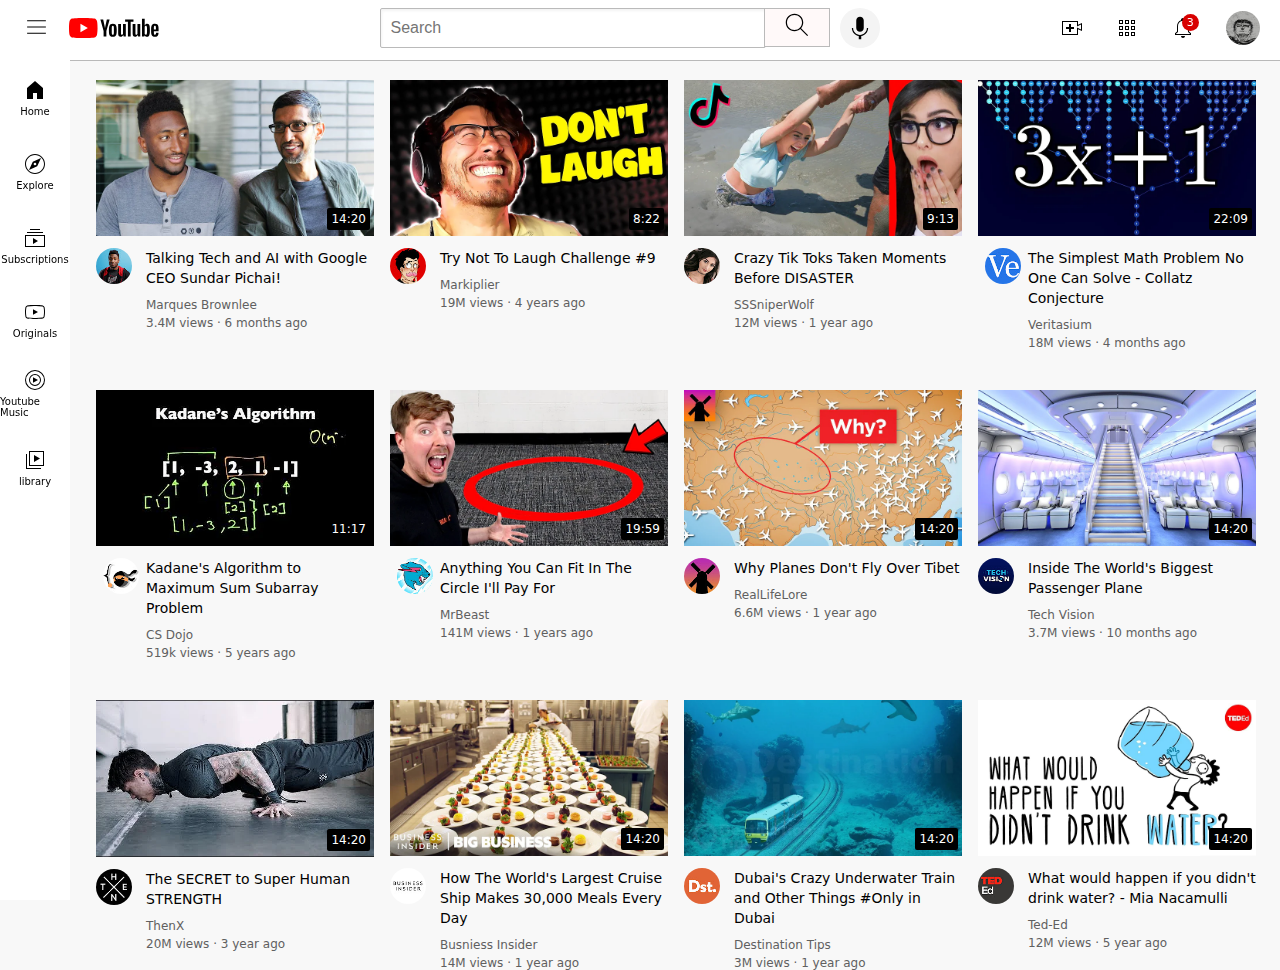
<file: index.html>
<!DOCTYPE html>
<html>
  <head>
    <title>YouTube.com Clone</title>

    <link rel="preconnect" href="https://fonts.googleapis.com">
    <link rel="preconnect" href="https://fonts.gstatic.com" crossorigin>
    <link href="https://fonts.googleapis.com/css2?family=Roboto:wght@400;500;700&display=swap" rel="stylesheet">
    <link rel="stylesheet" href="video.css">
    <link rel="stylesheet" href="genrealsimple.css">
    <link rel="stylesheet" href="headersimple.css">
    <link rel="stylesheet" href="sidebarsimple.css">

    
  </head>
  <body >
    <header class="header">
      <div class="left-section">
        <img class="hamburger-menu" src="ICONS/hamburger-menu.svg">
        <img class=" youtube-logo" src="ICONS/youtube-logo.svg">
      </div>
      
      <div class="middle-section">
        <input class="search-bar" type="text" placeholder="Search">
        
        <button class="search-button" >
          <img class="search-icon" src="ICONS/search.svg">
          <div class="tooltip">Search</div>
        </button>
        <!-- yaad rkna yeh difficult tha bhut
        allways remember to out absolute elements inside position relative -->
        <button class="voice-search-button">
          <img class="voice-icon" src="ICONS/voice-search-icon.svg">
          <div class="tooltip">Search with your voice</div>
        </button>
      </div>
      
      <div class="right-section">
       <div class="upload-icon-container"><img class="upload-icon" src="ICONS/upload.svg">
        <div class="tooltip">Create</div>
      </div>
      <div class="youtube-icon-container">
        <img class="youtube-app-icon" src="ICONS/youtube-apps.svg">
        <div class="tooltip">Youtube apps</div>
      </div>
       
       <div class="notifications-icon-container">
        <img class="notification-icon" src="ICONS/notifications.svg">
        <div class="notifications-count">3</div>
        <div class="tooltip">Notifications</div>  
      </div>
        
        <div class="channel-profile-container">
        <img class="channel-profile-icon" src="channel-pictures/download.jpeg">
        <div class="tooltip">Profile</div>
       </div>

      </div>
     
    </header>
    

    <nav class="sidebar">
      <div class="sidebar-link">
        <img src="ICONS/home.svg">
        <div>Home</div>
      </div>
      <div class="sidebar-link">
        <img src="ICONS/explore.svg">
        <div>Explore</div>
      </div>
      <div class="sidebar-link">
        <img src="ICONS/subscriptions.svg">
        <div>Subscriptions</div>
      </div>
      <div class="sidebar-link">
        <img src="ICONS/originals.svg">
        <div>Originals</div>
      </div>
      <div class="sidebar-link">
        <img src="ICONS/youtube-music.svg">
        <div>Youtube Music</div>
      </div>
      <div class="sidebar-link">
        <img src="ICONS/library.svg">
        <div>library</div>
      </div>
    </nav>

    
    <main>
      <section class="video-grid">
        <div class="video-preview">
          <div class="thumbnail-row">
            <a href="https://www.youtube.com/watch?v=n2RNcPRtAiY" target="_blank" class="video-title-link">
            <img class="thumbnail" src="thumbnails-youtube/thumbnail-1.webp">
          </a>
            <div class="video-time">14:20</div>
          </div>
          <div class="video-info-grid">
            <div class="channel-picture">
              <div class="profile-picture-container">
                <a href="https://youtube.com/c/mkbhd" target="_blank">
                <img class="profile-picture" src="channel-pictures/channel-1.jpeg">
              </a>
  
  
            </div> 
            </div>
            <div class="video-info">
              <a href="https://www.youtube.com/watch?v=n2RNcPRtAiY" target="_blank" class="video-title-link">
              <p class="video-title">
                Talking Tech and AI with Google CEO Sundar Pichai!
              </p>
              </a>
              <p class="video-author">
                Marques Brownlee
              </p>
              <p class="video-stats">
                3.4M views &#183; 6 months ago
              </p>
            </div>
          </div>
        </div>
    
        <div class="video-preview">
          <div class="thumbnail-row">
            <a href="https://www.youtube.com/watch?v=mP0RAo9SKZk" target="_blank" class="video-title-link">
            <img class="thumbnail" src="thumbnails-youtube/thumbnail-2.webp"></a>
            <div class="video-time">8:22</div>
          </div>
          <div class="video-info-grid">
            <div class="channel-picture">
              <div class="profile-picture-container">
                <a href="https://www.youtube.com/c/markiplier" target="_blank">
                  <img class="profile-picture" src="channel-pictures/channel-2.jpeg">
                </a>
            </div>
            </div>
            <div class="video-info">
              <a href="https://www.youtube.com/watch?v=mP0RAo9SKZk" target="_blank" class="video-title-link">
  
              <p class="video-title">
                Try Not To Laugh Challenge #9
              </p>
              </a>
              <p class="video-author">
                Markiplier
              </p>
              <p class="video-stats">
                19M views &#183; 4 years ago
              </p>
            </div>
          </div>
        </div>
        <div class="video-preview">
          <div class="thumbnail-row">
            <a href="https://www.youtube.com/watch?v=FgjPQQeTh1w" target="_blank" class="video-title-link">
            <img class="thumbnail" src="thumbnails-youtube/thumbnail-3.webp">
          </a>
            <div class="video-time">9:13</div>
          </div>
          <div class="video-info-grid">
            <div class="channel-picture">
              <div class="profile-picture-container">
                <a href="https://www.youtube.com/user/SSSniperWolf" target="_blank">
              <img class="profile-picture" src="channel-pictures/channel-3.jpeg">
                  </a>
            </div>
            </div>
            <div class="video-info">
              <a href="https://www.youtube.com/watch?v=FgjPQQeTh1w" target="_blank" class="video-title-link">
              <p class="video-title">
                Crazy Tik Toks Taken Moments Before DISASTER
              </p>
            </a>
              <p class="video-author">
                SSSniperWolf 
              </p>
              <p class="video-stats">
                12M views &#183; 1 year ago
              </p>
            </div>
          </div>
        </div>
    
        <div class="video-preview">
          <div class="thumbnail-row">
            <a href="https://www.youtube.com/watch?v=094y1Z2wpJg" target="_blank" class="video-title-link">
            <img class="thumbnail" src="thumbnails-youtube/thumbnail-4.webp">
              </a>
            <div class="video-time">22:09</div>
          </div>
          <div class="video-info-grid">
            <div class="channel-picture">
              <div class="channel-profile-container">
                <a href="https://www.youtube.com/c/veritasium" target="_blank">
              <img class="profile-picture" src="channel-pictures/channel-4.jpeg">
              </a>
              </div>  
            </div>
            <div class="video-info">
              <a href="https://www.youtube.com/watch?v=094y1Z2wpJg" target="_blank" class="video-title-link">
              <p class="video-title">
                The Simplest Math Problem No One Can Solve - Collatz Conjecture
              </p>
            </a>
              <p class="video-author">
                Veritasium
              </p>
              <p class="video-stats">
                18M views &#183; 4 months ago
              </p>
            </div>
          </div>
        </div>
        <div class="video-preview">
          <div class="thumbnail-row">
            <a href="https://www.youtube.com/watch?v=86CQq3pKSUw" target="_blank" class="video-title-link">
            <img class="thumbnail" src="thumbnails-youtube/thumbnail-5.webp">
          </a>
            <div class="video-time">11:17</div>
          </div>
          <div class="video-info-grid">
            <div class="channel-picture">
              <div class="channel-profile-container">
                <a href="https://www.youtube.com/c/CSDojo" target="_blank">
              <img class="profile-picture" src="channel-pictures/channel-5.jpeg">
            </a>
            </div>
            </div>
            <div class="video-info">
              <a href="https://www.youtube.com/watch?v=86CQq3pKSUw" target="_blank" class="video-title-link">
              <p class="video-title">
                Kadane's Algorithm to Maximum Sum Subarray Problem
              </p>
            </a>
              <p class="video-author">
                CS Dojo
              </p>
              <p class="video-stats">
                519k views &#183; 5 years ago
              </p>
            </div>
          </div>
        </div>
    
        <div class="video-preview">
          <div class="thumbnail-row">
            <a href="https://www.youtube.com/watch?v=yXWw0_UfSFg" target="_blank" class="video-title-link">
            <img class="thumbnail" src="thumbnails-youtube/thumbnail-6.webp">
          </a>
            <div class="video-time">19:59</div>
          </div>
          <div class="video-info-grid">
            <div class="channel-picture">
              <div class="channel-profile-container">
                <a href="https://www.youtube.com/channel/UCX6OQ3DkcsbYNE6H8uQQuVA" target="_blank">
              <img class="profile-picture" src="channel-pictures/channel-6.jpeg">
            </a>
            </div>
            </div>
            <div class="video-info">
              <a href="https://www.youtube.com/watch?v=yXWw0_UfSFg" target="_blank" class="video-title-link">
              <p class="video-title">
                Anything You Can Fit In The Circle I&#39;ll Pay For
              </p>
            </a>
              <p class="video-author">
                MrBeast
              </p>
              <p class="video-stats">
               141M views &#183; 1 years ago
              </p>
            </div>
          </div>
        </div>

        <div class="video-preview">
          <div class="thumbnail-row">
            <a href="https://www.youtube.com/watch?v=fNVa1qMbF9Y" target="_blank" class="video-title-link">
            <img class="thumbnail" src="thumbnails-youtube/thumbnail-7.webp">
          </a>
            <div class="video-time">14:20</div>
          </div>
          <div class="video-info-grid">
            <div class="channel-picture">
              <div class="profile-picture-container">
                <a href="https://www.youtube.com/watch?v=fNVa1qMbF9Y" target="_blank">
                <img class="profile-picture" src="channel-pictures/channel-7.jpeg">
              </a>
  
  
            </div> 
            </div>
            <div class="video-info">
              <a href="https://www.youtube.com/watch?v=fNVa1qMbF9Y" target="_blank" class="video-title-link">
              <p class="video-title">
                Why Planes Don't Fly Over Tibet
              </p>
              </a>
              <p class="video-author">
                RealLifeLore
              </p>
              <p class="video-stats">
                6.6M views &#183; 1 year ago
              </p>
            </div>
          </div>
        </div>


        <div class="video-preview">
          <div class="thumbnail-row">
            <a href="https://www.youtube.com/watch?v=lFm4EM1juls" target="_blank" class="video-title-link">
            <img class="thumbnail" src="thumbnails-youtube/thumbnail-8.webp">
          </a>
            <div class="video-time">14:20</div>
          </div>
          <div class="video-info-grid">
            <div class="channel-picture">
              <div class="profile-picture-container">
                <a href="https://www.youtube.com/channel/UCHAK6CyegY22Zj2GWrcaIxg" target="_blank">
                <img class="profile-picture" src="channel-pictures/channel-8.jpeg">
              </a>
  
  
            </div> 
            </div>
            <div class="video-info">
              <a href="https://www.youtube.com/watch?v=lFm4EM1juls" target="_blank" class="video-title-link">
              <p class="video-title">
                  Inside The World's Biggest Passenger Plane
              </p>
              </a>
              <p class="video-author">
               Tech Vision
              </p>
              <p class="video-stats">
                3.7M views &#183; 10 months ago
              </p>
            </div>
          </div>
        </div>


        <div class="video-preview">
          <div class="thumbnail-row">
            <a href="https://www.youtube.com/watch?v=ixmxOlcrlUc" target="_blank" class="video-title-link">
            <img class="thumbnail" src="thumbnails-youtube/thumbnail-9.webp">
          </a>
            <div class="video-time">14:20</div>
          </div>
          <div class="video-info-grid">
            <div class="channel-picture">
              <div class="profile-picture-container">
                <a href="https://www.youtube.com/c/OFFICIALTHENXSTUDIOS" target="_blank">
                <img class="profile-picture" src="channel-pictures/channel-9.jpeg">
              </a>
  
  
            </div> 
            </div>
            <div class="video-info">
              <a href="https://www.youtube.com/watch?v=ixmxOlcrlUc" target="_blank" class="video-title-link">
              <p class="video-title">
                The SECRET to Super Human STRENGTH
              </p>
              </a>
              <p class="video-author">
                ThenX
              </p>
              <p class="video-stats">
                20M views &#183; 3 year ago
              </p>
            </div>
          </div>
        </div>


        <div class="video-preview">
          <div class="thumbnail-row">
            <a href="https://www.youtube.com/watch?v=R2vXbFp5C9o" target="_blank" class="video-title-link">
            <img class="thumbnail" src="thumbnails-youtube/thumbnail-10.webp">
          </a>
            <div class="video-time">14:20</div>
          </div>
          <div class="video-info-grid">
            <div class="channel-picture">
              <div class="profile-picture-container">
                <a href="https://www.youtube.com/user/businessinsider" target="_blank">
                <img class="profile-picture" src="channel-pictures/channel-10.jpeg">
              </a>
  
  
            </div> 
            </div>
            <div class="video-info">
              <a href="https://www.youtube.com/watch?v=R2vXbFp5C9o" target="_blank" class="video-title-link">
              <p class="video-title">
                How The World's Largest Cruise Ship Makes 30,000 Meals Every Day
              </p>
              </a>
              <p class="video-author">
                Busniess Insider
              </p>
              <p class="video-stats">
                14M views &#183; 1 year ago
              </p>
            </div>
          </div>
        </div>


        <div class="video-preview">
          <div class="thumbnail-row">
            <a href="https://www.youtube.com/watch?v=0nZuYyXET3s" target="_blank" class="video-title-link">
            <img class="thumbnail" src="thumbnails-youtube/thumbnail-11.webp">
          </a>
            <div class="video-time">14:20</div>
          </div>
          <div class="video-info-grid">
            <div class="channel-picture">
              <div class="profile-picture-container">
                <a href="https://www.youtube.com/c/Destinationtips" target="_blank">
                <img class="profile-picture" src="channel-pictures/channel-11.jpeg">
              </a>
  
  
            </div> 
            </div>
            <div class="video-info">
              <a href="https://www.youtube.com/watch?v=0nZuYyXET3s" target="_blank" class="video-title-link">
              <p class="video-title">
                Dubai's Crazy Underwater Train and Other Things #Only in Dubai
              </p>
              </a>
              <p class="video-author">
                Destination Tips
              </p>
              <p class="video-stats">
                3M views &#183; 1 year ago
              </p>
            </div>
          </div>
        </div>

        <div class="video-preview">
          <div class="thumbnail-row">
            <a href="https://www.youtube.com/watch?v=9iMGFqMmUFs" target="_blank" class="video-title-link">
            <img class="thumbnail" src="thumbnails-youtube/thumbnail-12.webp">
          </a>
            <div class="video-time">14:20</div>
          </div>
          <div class="video-info-grid">
            <div class="channel-picture">
              <div class="profile-picture-container">
                <a href="https://www.youtube.com/teded" target="_blank">
                <img class="profile-picture" src="channel-pictures/channel-12.jpeg">
              </a>
  
  
            </div> 
            </div>
            <div class="video-info">
              <a href="https://www.youtube.com/watch?v=9iMGFqMmUFs" target="_blank" class="video-title-link">
              <p class="video-title">
                What would happen if you didn&#39;t drink water? - Mia Nacamulli
              </p>
              </a>
              <p class="video-author">
               Ted-Ed
              </p>
              <p class="video-stats">
                12M views &#183; 5 year ago
              </p>
            </div>
          </div>
        </div>
      </section>
</main>  
    
  </body>
  
</html>
</file>
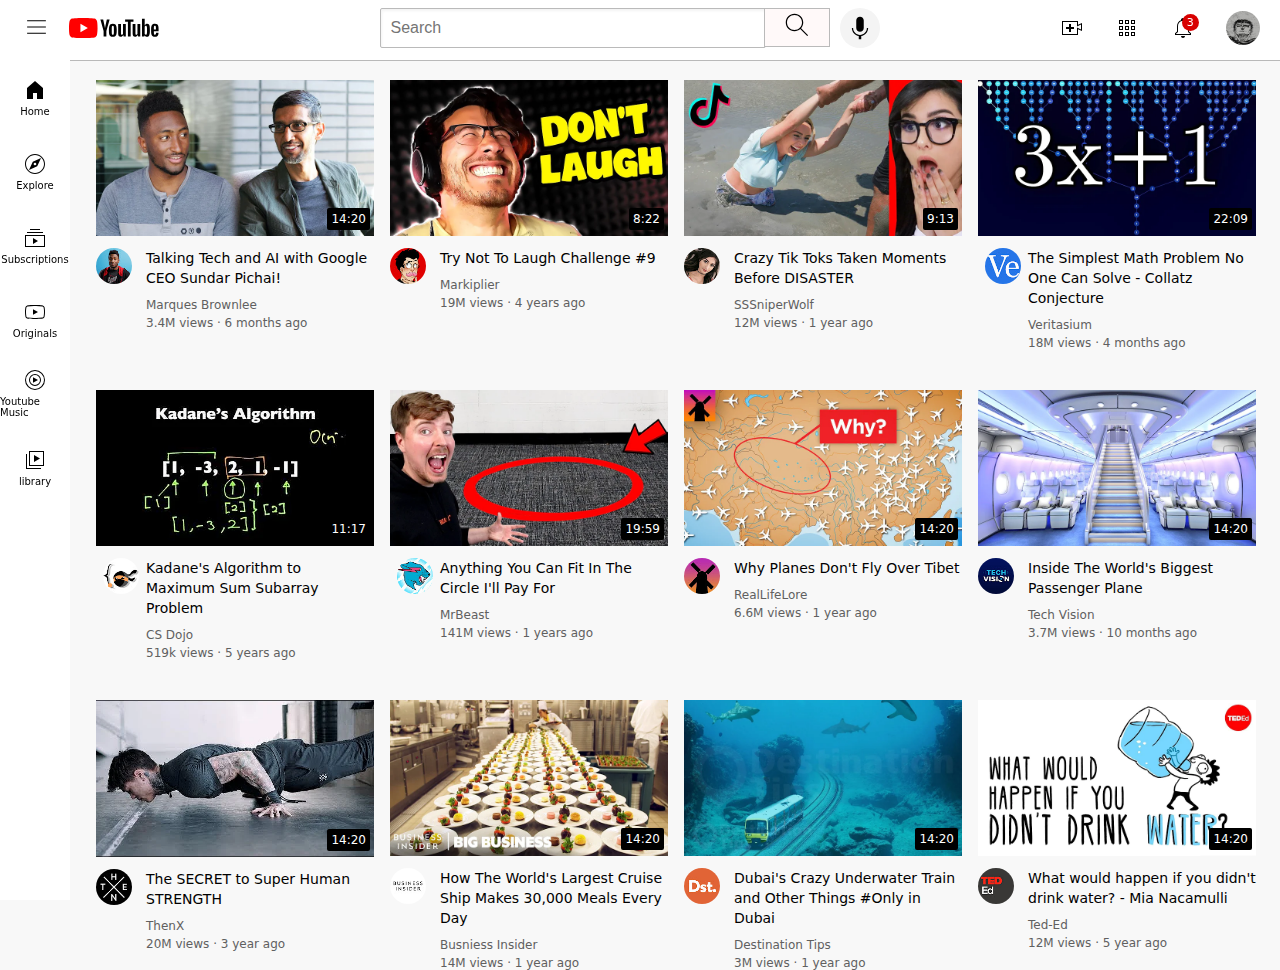
<file: Youtube.html>
<!DOCTYPE html>
<html>
  <head>
    <title>YouTube.com Clone</title>

    <link rel="preconnect" href="https://fonts.googleapis.com">
    <link rel="preconnect" href="https://fonts.gstatic.com" crossorigin>
    <link href="https://fonts.googleapis.com/css2?family=Roboto:wght@400;500;700&display=swap" rel="stylesheet">
    <link rel="stylesheet" href="video.css">
    <link rel="stylesheet" href="genrealsimple.css">
    <link rel="stylesheet" href="headersimple.css">
    <link rel="stylesheet" href="sidebarsimple.css">

    
  </head>
  <body >
    <header class="header">
      <div class="left-section">
        <img class="hamburger-menu" src="ICONS/hamburger-menu.svg">
        <img class=" youtube-logo" src="ICONS/youtube-logo.svg">
      </div>
      
      <div class="middle-section">
        <input class="search-bar" type="text" placeholder="Search">
        
        <button class="search-button" >
          <img class="search-icon" src="ICONS/search.svg">
          <div class="tooltip">Search</div>
        </button>
        <!-- yaad rkna yeh difficult tha bhut
        allways remember to out absolute elements inside position relative -->
        <button class="voice-search-button">
          <img class="voice-icon" src="ICONS/voice-search-icon.svg">
          <div class="tooltip">Search with your voice</div>
        </button>
      </div>
      
      <div class="right-section">
       <div class="upload-icon-container"><img class="upload-icon" src="ICONS/upload.svg">
        <div class="tooltip">Create</div>
      </div>
      <div class="youtube-icon-container">
        <img class="youtube-app-icon" src="ICONS/youtube-apps.svg">
        <div class="tooltip">Youtube apps</div>
      </div>
       
       <div class="notifications-icon-container">
        <img class="notification-icon" src="ICONS/notifications.svg">
        <div class="notifications-count">3</div>
        <div class="tooltip">Notifications</div>  
      </div>
        
        <div class="channel-profile-container">
        <img class="channel-profile-icon" src="channel-pictures/download.jpeg">
        <div class="tooltip">Profile</div>
       </div>

      </div>
     
    </header>
    

    <nav class="sidebar">
      <div class="sidebar-link">
        <img src="ICONS/home.svg">
        <div>Home</div>
      </div>
      <div class="sidebar-link">
        <img src="ICONS/explore.svg">
        <div>Explore</div>
      </div>
      <div class="sidebar-link">
        <img src="ICONS/subscriptions.svg">
        <div>Subscriptions</div>
      </div>
      <div class="sidebar-link">
        <img src="ICONS/originals.svg">
        <div>Originals</div>
      </div>
      <div class="sidebar-link">
        <img src="ICONS/youtube-music.svg">
        <div>Youtube Music</div>
      </div>
      <div class="sidebar-link">
        <img src="ICONS/library.svg">
        <div>library</div>
      </div>
    </nav>

    
    <main>
      <section class="video-grid">
        <div class="video-preview">
          <div class="thumbnail-row">
            <a href="https://www.youtube.com/watch?v=n2RNcPRtAiY" target="_blank" class="video-title-link">
            <img class="thumbnail" src="thumbnails-youtube/thumbnail-1.webp">
          </a>
            <div class="video-time">14:20</div>
          </div>
          <div class="video-info-grid">
            <div class="channel-picture">
              <div class="profile-picture-container">
                <a href="https://youtube.com/c/mkbhd" target="_blank">
                <img class="profile-picture" src="channel-pictures/channel-1.jpeg">
              </a>
  
  
            </div> 
            </div>
            <div class="video-info">
              <a href="https://www.youtube.com/watch?v=n2RNcPRtAiY" target="_blank" class="video-title-link">
              <p class="video-title">
                Talking Tech and AI with Google CEO Sundar Pichai!
              </p>
              </a>
              <p class="video-author">
                Marques Brownlee
              </p>
              <p class="video-stats">
                3.4M views &#183; 6 months ago
              </p>
            </div>
          </div>
        </div>
    
        <div class="video-preview">
          <div class="thumbnail-row">
            <a href="https://www.youtube.com/watch?v=mP0RAo9SKZk" target="_blank" class="video-title-link">
            <img class="thumbnail" src="thumbnails-youtube/thumbnail-2.webp"></a>
            <div class="video-time">8:22</div>
          </div>
          <div class="video-info-grid">
            <div class="channel-picture">
              <div class="profile-picture-container">
                <a href="https://www.youtube.com/c/markiplier" target="_blank">
                  <img class="profile-picture" src="channel-pictures/channel-2.jpeg">
                </a>
            </div>
            </div>
            <div class="video-info">
              <a href="https://www.youtube.com/watch?v=mP0RAo9SKZk" target="_blank" class="video-title-link">
  
              <p class="video-title">
                Try Not To Laugh Challenge #9
              </p>
              </a>
              <p class="video-author">
                Markiplier
              </p>
              <p class="video-stats">
                19M views &#183; 4 years ago
              </p>
            </div>
          </div>
        </div>
        <div class="video-preview">
          <div class="thumbnail-row">
            <a href="https://www.youtube.com/watch?v=FgjPQQeTh1w" target="_blank" class="video-title-link">
            <img class="thumbnail" src="thumbnails-youtube/thumbnail-3.webp">
          </a>
            <div class="video-time">9:13</div>
          </div>
          <div class="video-info-grid">
            <div class="channel-picture">
              <div class="profile-picture-container">
                <a href="https://www.youtube.com/user/SSSniperWolf" target="_blank">
              <img class="profile-picture" src="channel-pictures/channel-3.jpeg">
                  </a>
            </div>
            </div>
            <div class="video-info">
              <a href="https://www.youtube.com/watch?v=FgjPQQeTh1w" target="_blank" class="video-title-link">
              <p class="video-title">
                Crazy Tik Toks Taken Moments Before DISASTER
              </p>
            </a>
              <p class="video-author">
                SSSniperWolf 
              </p>
              <p class="video-stats">
                12M views &#183; 1 year ago
              </p>
            </div>
          </div>
        </div>
    
        <div class="video-preview">
          <div class="thumbnail-row">
            <a href="https://www.youtube.com/watch?v=094y1Z2wpJg" target="_blank" class="video-title-link">
            <img class="thumbnail" src="thumbnails-youtube/thumbnail-4.webp">
              </a>
            <div class="video-time">22:09</div>
          </div>
          <div class="video-info-grid">
            <div class="channel-picture">
              <div class="channel-profile-container">
                <a href="https://www.youtube.com/c/veritasium" target="_blank">
              <img class="profile-picture" src="channel-pictures/channel-4.jpeg">
              </a>
              </div>  
            </div>
            <div class="video-info">
              <a href="https://www.youtube.com/watch?v=094y1Z2wpJg" target="_blank" class="video-title-link">
              <p class="video-title">
                The Simplest Math Problem No One Can Solve - Collatz Conjecture
              </p>
            </a>
              <p class="video-author">
                Veritasium
              </p>
              <p class="video-stats">
                18M views &#183; 4 months ago
              </p>
            </div>
          </div>
        </div>
        <div class="video-preview">
          <div class="thumbnail-row">
            <a href="https://www.youtube.com/watch?v=86CQq3pKSUw" target="_blank" class="video-title-link">
            <img class="thumbnail" src="thumbnails-youtube/thumbnail-5.webp">
          </a>
            <div class="video-time">11:17</div>
          </div>
          <div class="video-info-grid">
            <div class="channel-picture">
              <div class="channel-profile-container">
                <a href="https://www.youtube.com/c/CSDojo" target="_blank">
              <img class="profile-picture" src="channel-pictures/channel-5.jpeg">
            </a>
            </div>
            </div>
            <div class="video-info">
              <a href="https://www.youtube.com/watch?v=86CQq3pKSUw" target="_blank" class="video-title-link">
              <p class="video-title">
                Kadane's Algorithm to Maximum Sum Subarray Problem
              </p>
            </a>
              <p class="video-author">
                CS Dojo
              </p>
              <p class="video-stats">
                519k views &#183; 5 years ago
              </p>
            </div>
          </div>
        </div>
    
        <div class="video-preview">
          <div class="thumbnail-row">
            <a href="https://www.youtube.com/watch?v=yXWw0_UfSFg" target="_blank" class="video-title-link">
            <img class="thumbnail" src="thumbnails-youtube/thumbnail-6.webp">
          </a>
            <div class="video-time">19:59</div>
          </div>
          <div class="video-info-grid">
            <div class="channel-picture">
              <div class="channel-profile-container">
                <a href="https://www.youtube.com/channel/UCX6OQ3DkcsbYNE6H8uQQuVA" target="_blank">
              <img class="profile-picture" src="channel-pictures/channel-6.jpeg">
            </a>
            </div>
            </div>
            <div class="video-info">
              <a href="https://www.youtube.com/watch?v=yXWw0_UfSFg" target="_blank" class="video-title-link">
              <p class="video-title">
                Anything You Can Fit In The Circle I&#39;ll Pay For
              </p>
            </a>
              <p class="video-author">
                MrBeast
              </p>
              <p class="video-stats">
               141M views &#183; 1 years ago
              </p>
            </div>
          </div>
        </div>

        <div class="video-preview">
          <div class="thumbnail-row">
            <a href="https://www.youtube.com/watch?v=fNVa1qMbF9Y" target="_blank" class="video-title-link">
            <img class="thumbnail" src="thumbnails-youtube/thumbnail-7.webp">
          </a>
            <div class="video-time">14:20</div>
          </div>
          <div class="video-info-grid">
            <div class="channel-picture">
              <div class="profile-picture-container">
                <a href="https://www.youtube.com/watch?v=fNVa1qMbF9Y" target="_blank">
                <img class="profile-picture" src="channel-pictures/channel-7.jpeg">
              </a>
  
  
            </div> 
            </div>
            <div class="video-info">
              <a href="https://www.youtube.com/watch?v=fNVa1qMbF9Y" target="_blank" class="video-title-link">
              <p class="video-title">
                Why Planes Don't Fly Over Tibet
              </p>
              </a>
              <p class="video-author">
                RealLifeLore
              </p>
              <p class="video-stats">
                6.6M views &#183; 1 year ago
              </p>
            </div>
          </div>
        </div>


        <div class="video-preview">
          <div class="thumbnail-row">
            <a href="https://www.youtube.com/watch?v=lFm4EM1juls" target="_blank" class="video-title-link">
            <img class="thumbnail" src="thumbnails-youtube/thumbnail-8.webp">
          </a>
            <div class="video-time">14:20</div>
          </div>
          <div class="video-info-grid">
            <div class="channel-picture">
              <div class="profile-picture-container">
                <a href="https://www.youtube.com/channel/UCHAK6CyegY22Zj2GWrcaIxg" target="_blank">
                <img class="profile-picture" src="channel-pictures/channel-8.jpeg">
              </a>
  
  
            </div> 
            </div>
            <div class="video-info">
              <a href="https://www.youtube.com/watch?v=lFm4EM1juls" target="_blank" class="video-title-link">
              <p class="video-title">
                  Inside The World's Biggest Passenger Plane
              </p>
              </a>
              <p class="video-author">
               Tech Vision
              </p>
              <p class="video-stats">
                3.7M views &#183; 10 months ago
              </p>
            </div>
          </div>
        </div>


        <div class="video-preview">
          <div class="thumbnail-row">
            <a href="https://www.youtube.com/watch?v=ixmxOlcrlUc" target="_blank" class="video-title-link">
            <img class="thumbnail" src="thumbnails-youtube/thumbnail-9.webp">
          </a>
            <div class="video-time">14:20</div>
          </div>
          <div class="video-info-grid">
            <div class="channel-picture">
              <div class="profile-picture-container">
                <a href="https://www.youtube.com/c/OFFICIALTHENXSTUDIOS" target="_blank">
                <img class="profile-picture" src="channel-pictures/channel-9.jpeg">
              </a>
  
  
            </div> 
            </div>
            <div class="video-info">
              <a href="https://www.youtube.com/watch?v=ixmxOlcrlUc" target="_blank" class="video-title-link">
              <p class="video-title">
                The SECRET to Super Human STRENGTH
              </p>
              </a>
              <p class="video-author">
                ThenX
              </p>
              <p class="video-stats">
                20M views &#183; 3 year ago
              </p>
            </div>
          </div>
        </div>


        <div class="video-preview">
          <div class="thumbnail-row">
            <a href="https://www.youtube.com/watch?v=R2vXbFp5C9o" target="_blank" class="video-title-link">
            <img class="thumbnail" src="thumbnails-youtube/thumbnail-10.webp">
          </a>
            <div class="video-time">14:20</div>
          </div>
          <div class="video-info-grid">
            <div class="channel-picture">
              <div class="profile-picture-container">
                <a href="https://www.youtube.com/user/businessinsider" target="_blank">
                <img class="profile-picture" src="channel-pictures/channel-10.jpeg">
              </a>
  
  
            </div> 
            </div>
            <div class="video-info">
              <a href="https://www.youtube.com/watch?v=R2vXbFp5C9o" target="_blank" class="video-title-link">
              <p class="video-title">
                How The World's Largest Cruise Ship Makes 30,000 Meals Every Day
              </p>
              </a>
              <p class="video-author">
                Busniess Insider
              </p>
              <p class="video-stats">
                14M views &#183; 1 year ago
              </p>
            </div>
          </div>
        </div>


        <div class="video-preview">
          <div class="thumbnail-row">
            <a href="https://www.youtube.com/watch?v=0nZuYyXET3s" target="_blank" class="video-title-link">
            <img class="thumbnail" src="thumbnails-youtube/thumbnail-11.webp">
          </a>
            <div class="video-time">14:20</div>
          </div>
          <div class="video-info-grid">
            <div class="channel-picture">
              <div class="profile-picture-container">
                <a href="https://www.youtube.com/c/Destinationtips" target="_blank">
                <img class="profile-picture" src="channel-pictures/channel-11.jpeg">
              </a>
  
  
            </div> 
            </div>
            <div class="video-info">
              <a href="https://www.youtube.com/watch?v=0nZuYyXET3s" target="_blank" class="video-title-link">
              <p class="video-title">
                Dubai's Crazy Underwater Train and Other Things #Only in Dubai
              </p>
              </a>
              <p class="video-author">
                Destination Tips
              </p>
              <p class="video-stats">
                3M views &#183; 1 year ago
              </p>
            </div>
          </div>
        </div>

        <div class="video-preview">
          <div class="thumbnail-row">
            <a href="https://www.youtube.com/watch?v=9iMGFqMmUFs" target="_blank" class="video-title-link">
            <img class="thumbnail" src="thumbnails-youtube/thumbnail-12.webp">
          </a>
            <div class="video-time">14:20</div>
          </div>
          <div class="video-info-grid">
            <div class="channel-picture">
              <div class="profile-picture-container">
                <a href="https://www.youtube.com/teded" target="_blank">
                <img class="profile-picture" src="channel-pictures/channel-12.jpeg">
              </a>
  
  
            </div> 
            </div>
            <div class="video-info">
              <a href="https://www.youtube.com/watch?v=9iMGFqMmUFs" target="_blank" class="video-title-link">
              <p class="video-title">
                What would happen if you didn&#39;t drink water? - Mia Nacamulli
              </p>
              </a>
              <p class="video-author">
               Ted-Ed
              </p>
              <p class="video-stats">
                12M views &#183; 5 year ago
              </p>
            </div>
          </div>
        </div>
      </section>
</main>  
    
  </body>
  
</html>
</file>
<file: video.css>
.thumbnail {
  width: 100%;
}



.video-title {
  margin-top: 0;
  font-size: 14px;
  font-weight: 500;
  line-height: 20px;
  margin-bottom: 10px;
}
.video-title-link{
  text-decoration: none;
  color: black;
  
}
.video-title-link:hover{
  text-decoration: underline;
}


.video-grid{
  display: grid;
  grid-template-columns: 1fr 1fr 1fr;
  column-gap: 16px;
  row-gap: 40px;
} 
 
@media (max-width: 750px) {
  .video-grid {
    
    grid-template-columns: 1fr 1fr;
  }
}
@media(min-width:751px) and (max-width:999px){
  .video-grid{
    grid-template-columns:1fr 1fr 1fr;
  }
}
@media (min-width:1000px){
  .video-grid{
    grid-template-columns: 1fr 1fr 1fr 1fr;
  }
}

.video-info-grid{
  display: grid;
  grid-template-columns: 50px 1fr;
}



.profile-picture {
  width: 36px;
  border-radius: 50px;

}

.thumbnail-row {
  margin-bottom: 12px;
  position: relative;
  margin-bottom: 8px;
}

.profile-picture-container{
  position: relative;
  display: inline-block;
}
.channel-tooltip {
  background-color: white;
  width: 200px;
  padding: 12px 12px;
  box-shadow: 2px 3px 10px rgba(0, 0, 0, 0.3);
  border-radius: 6px;
  position: absolute;
  top: 55px;
  z-index: 300;  
  opacity: 0;
  pointer-events: none;

  display: flex;
  align-items: center;
  transition: opacity 0.15s;
}
.profile-picture-container:hover .channel-tooltip{
  opacity: 1;
}
.video-author,
.video-stats {
  font-size: 12px;
  color: rgb(96, 96, 96);
}

.video-author {
  margin-bottom: 4px;
}
.video-time{
  background-color: black;
  color: white;
  position: absolute;
  bottom: 10px;
  right: 4px;
  
  font-size: 12px;
  font-weight: 500;
  padding: 4px;
  border-radius: 2px;
}
</file>
<file: genrealsimple.css>
p {
 
  margin-top: 0;
  margin-bottom: 0;
}

body{
  /* this applies to everything*/
  font-family: system-ui, -apple-system, BlinkMacSystemFont, 'Segoe UI', Roboto, Oxygen, Ubuntu, Cantarell, 'Open Sans', 'Helvetica Neue', sans-serif,Arial, Helvetica, sans-serif;
  margin:0;
  padding-top: 80px;
  padding-left: 96px;
  padding-right: 24px;
  background-color: rgb(248, 248, 248);
  
}
</file>
<file: headersimple.css>
.header{
  display: flex;
  height: 55px;
  flex-direction: row;
  justify-content: space-between;
  position: fixed;
  top: 0px;
  left: 0px;
  right: 0px;
  z-index: 100;
  background-color: white;
  border-bottom-width: 1px;
  border-bottom-style: solid;
  border-bottom-color: rgb(185, 185, 185);
  padding-bottom: 5px;
  
}
.left-section{
display: flex;
align-items: center;

}

.hamburger-menu{
  height: 25px;
  margin-left:24px ;
  margin-right:20px;
  
}
.youtube-logo{
  height: 20px;
}



.middle-section{
  
  flex: 1;
  margin-left: 70px;
  margin-right: 30px;
  max-width: 500px;
  display: flex;
  align-items: center;
  
}
.search-bar{
  flex: 1;
  height: 36px;
  border-color: rgb(186, 186, 186);
  border-width: 1px;
  border-style: solid;
  padding-left: 10px; 
  font-size: 16px;
  border-radius: 2px;
  box-shadow: inset 1px 2px 3px rgba(0, 0, 0, 0.05 );
  width: 0;
}

.searach-bar::placeholder{
  
  font-size: 16px;
}

.search-button{
  height: 39px;
  width: 66px;
  margin-left: -2px;
  background-color: rgb(255, 249, 249);
  border-width: 1px;
  border-style: solid;
  border-color: rgb(186, 186, 186);
  margin-right: 10px;
  
}
.search-button, 
.voice-search-button , 
.upload-icon-container ,
.youtube-icon-container ,
.notifications-icon-container,
.channel-profile-container{
  position: relative;
  display: flex;
  align-self: center;
  justify-content: center;

}
.search-button .tooltip,
.voice-search-button .tooltip,
.upload-icon-container .tooltip, 
.youtube-icon-container .tooltip,
.notifications-icon-container .tooltip, 
.channel-profile-container .tooltip{
 
  position: absolute;
  background-color: gray;
  color: white;
  padding-top: 4px;
  padding-bottom: 4px;
  padding-left: 8px;
  padding-right: 8px;
  border-radius: 2px;
  font-size: 12px;
  bottom: -30px;
  opacity: 0;
  transition: opacity 0.15s;
  pointer-events: none;
  white-space: nowrap;

}
.search-button:hover .tooltip,
.voice-search-button:hover .tooltip ,
.upload-icon-container:hover .tooltip, 
.youtube-icon-container:hover .tooltip ,
.notifications-icon-container:hover .tooltip, 
.channel-profile-container:hover .tooltip{
  opacity: 1;
}


.search-icon{
  height: 30px;
  
}
.voice-search-button{
  height: 40px;
  width: 40px;
  border-radius: 20px;
  border: none;
  background-color: rgb(244, 244, 244);
  display: flex;
  align-items: center;
}

.voice-icon{
  height: 30px;
 
}
.right-section{
  width: 200px;
  display: flex;
 align-items: center;
 justify-content: space-between;
 margin-right: 20px;
 flex-shrink: 0;
}
.upload-icon{
  height: 24px;
  
}
.youtube-app-icon{
  height: 24px;
  
}
.notification-icon{
  height: 24px;
  
}
.notifications-icon-container{
  position: relative;
}
.notifications-count{
  position: absolute;
  top: -2px;
  right: -4px;
  background-color: rgb(216, 0, 0);
  color: white;
  font-family: system-ui, -apple-system, BlinkMacSystemFont, 'Segoe UI', Roboto, Oxygen, Ubuntu, Cantarell, 'Open Sans', 'Helvetica Neue', sans-serif,Arial, Helvetica, sans-serif;
  font-size: 11px;
  padding-left: 5px;
  padding-right: 5px;
  padding-top: 2px;
  padding-bottom: 2px;
  border-radius: 10px;

}
.channel-profile-icon{
  height: 34px;
  width: 34px;
  border-radius: 17px;
}
</file>
<file: sidebarsimple.css>
.sidebar{
  position: fixed;
  top:55px ;
  left:0px ;
  bottom: 0px;
  background-color: white;
  width: 70px;
  z-index: 200;
  padding-top: 5px;
  

}
.sidebar-link{
  display: flex;
  justify-content: center;
  align-items: center;
  flex-direction: column;
  height: 74px;
  cursor: pointer;

  
}
.sidebar-link:hover{
  background-color: rgb(233, 233, 233);
}

.sidebar-link img {
  height: 24px;
  margin-bottom: 4px;
  
}

.sidebar-link div {
  font-family: system-ui, -apple-system, BlinkMacSystemFont, 'Segoe UI', Roboto, Oxygen, Ubuntu, Cantarell, 'Open Sans', 'Helvetica Neue', sans-serif,Arial, Helvetica, sans-serif;
  font-size: 10px;

}
</file>
